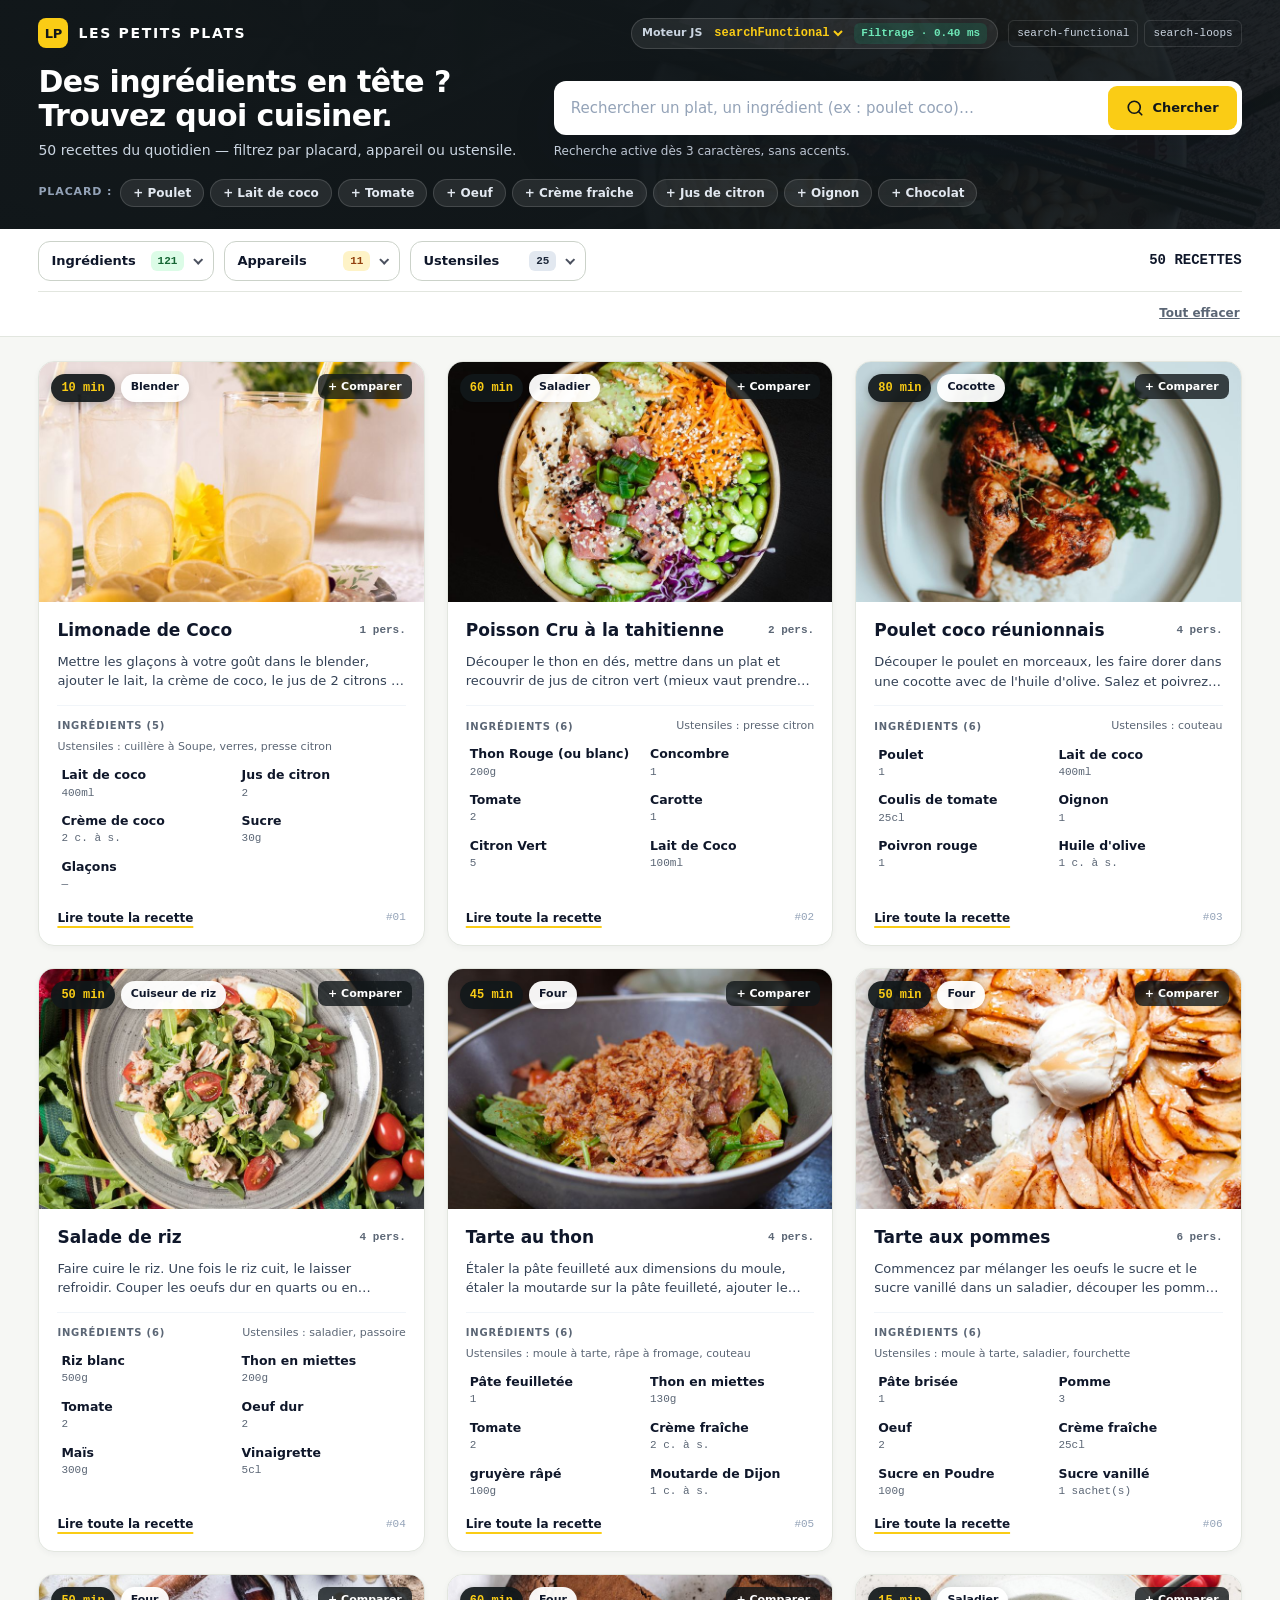
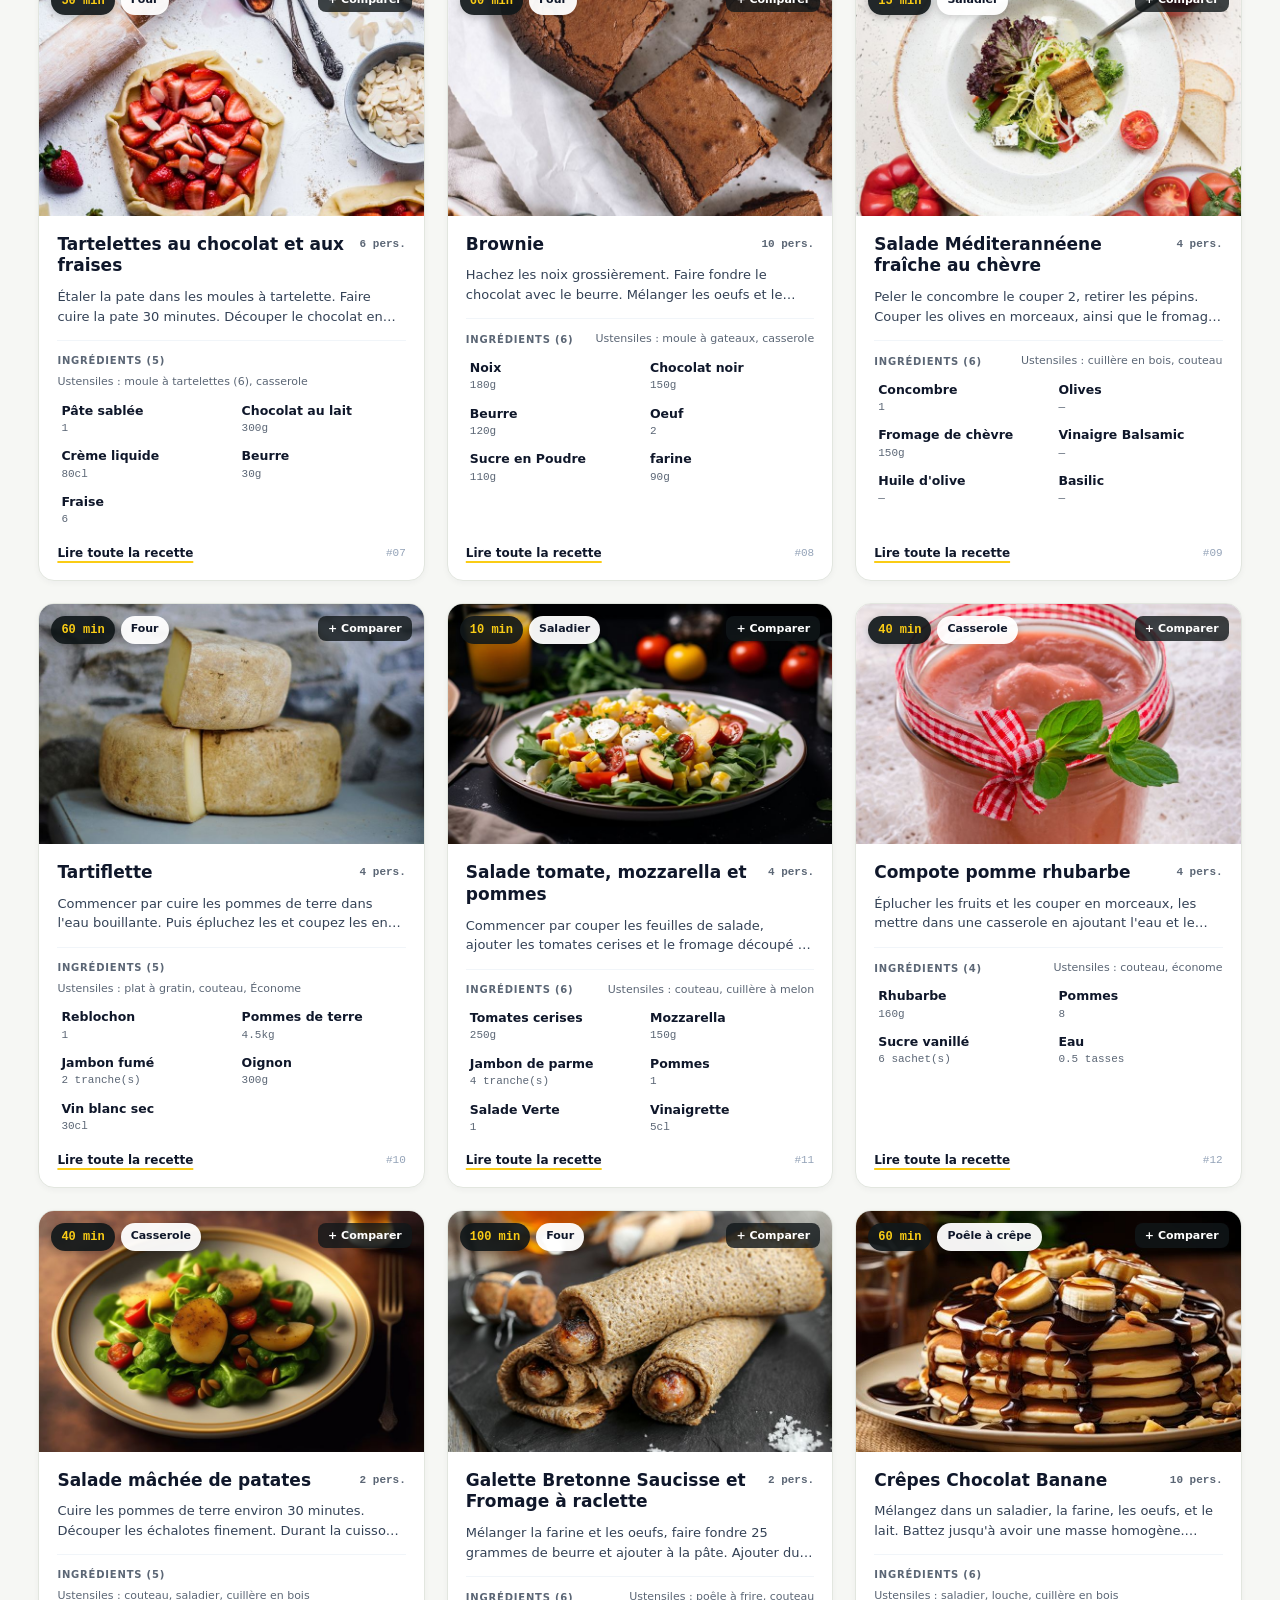
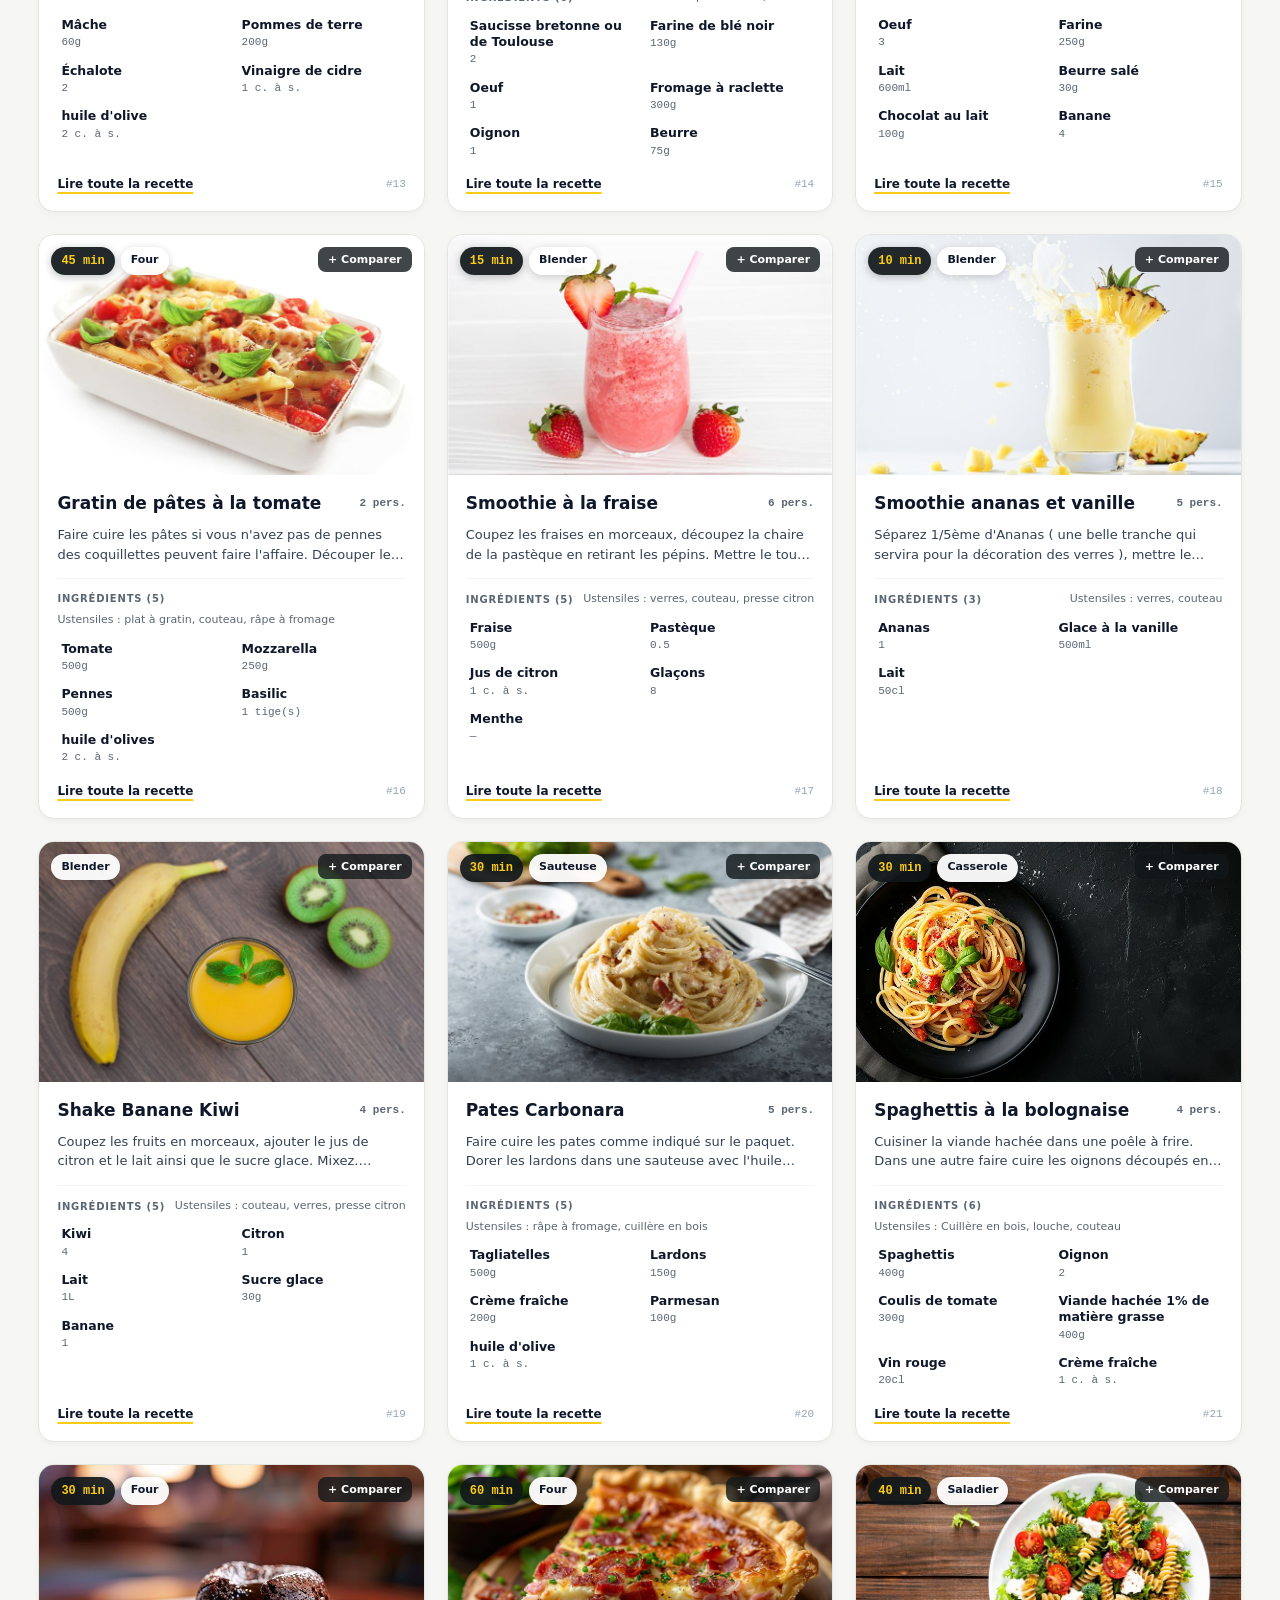
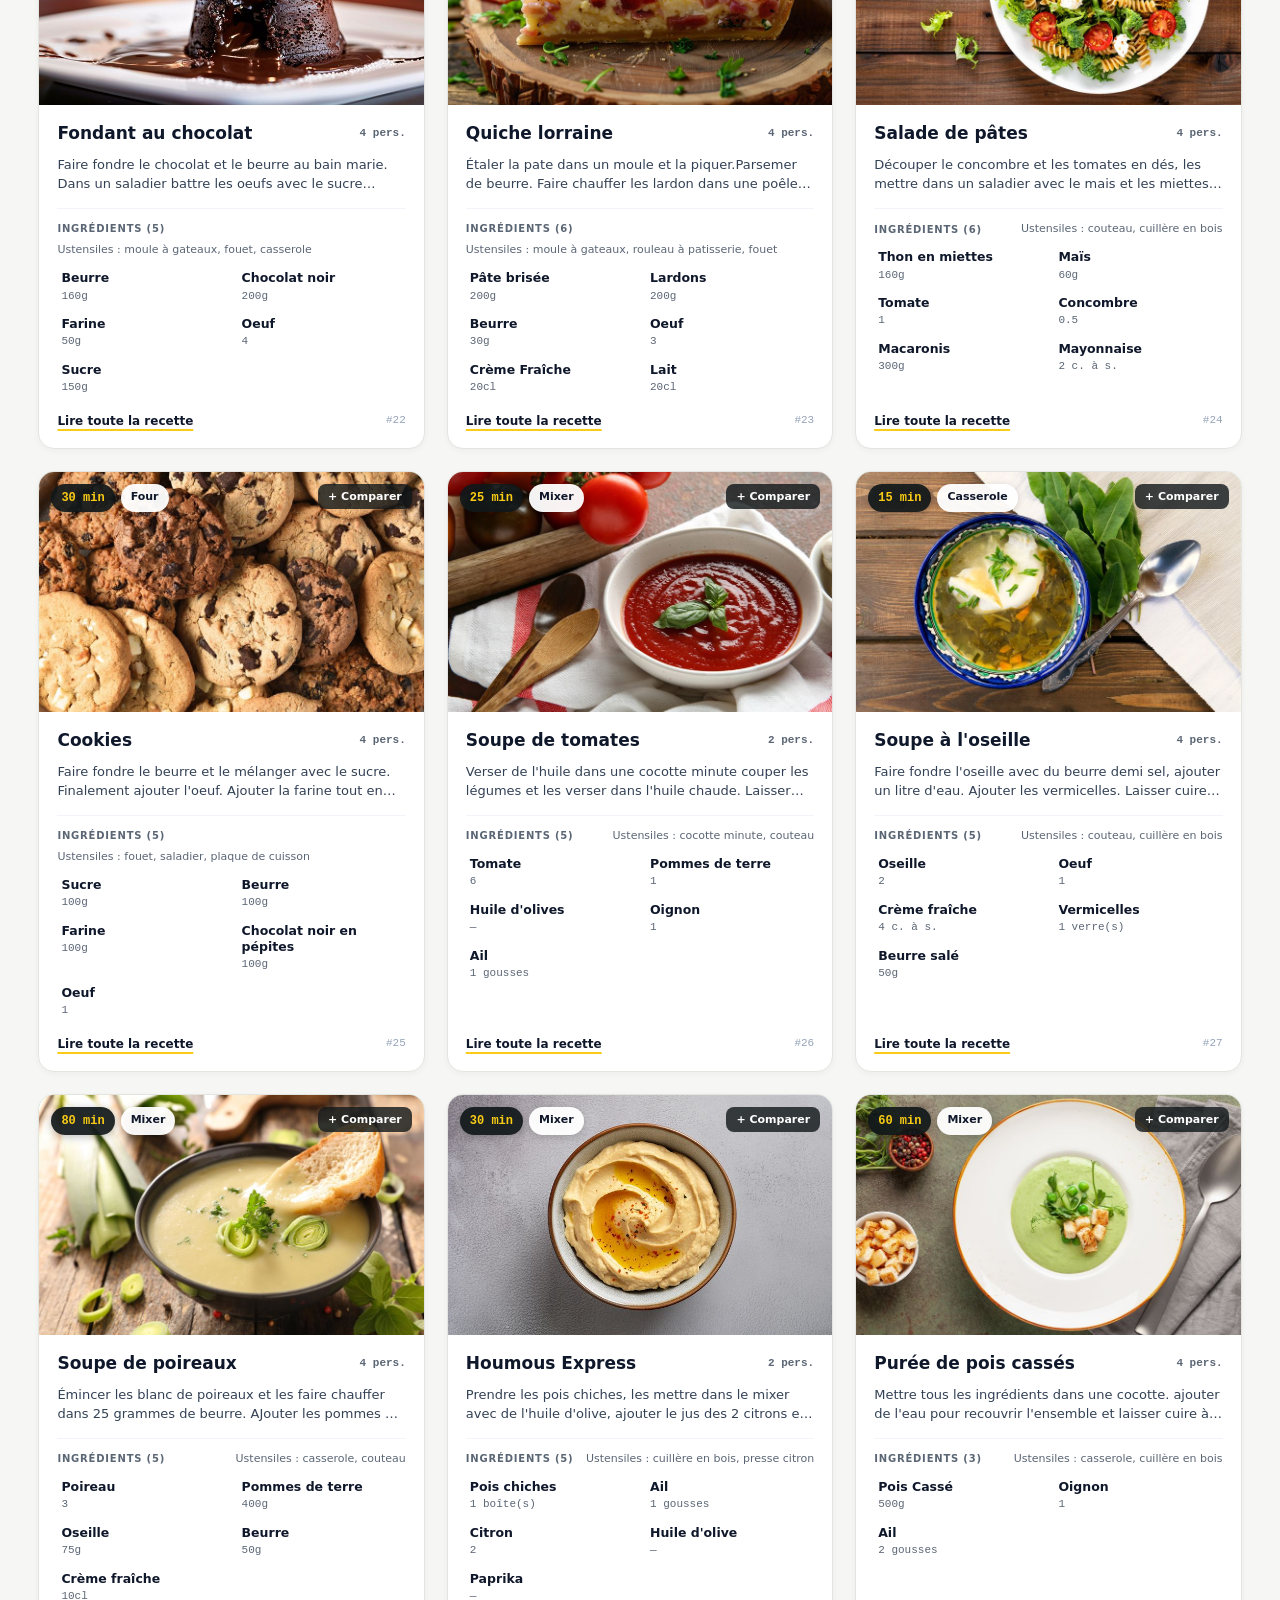
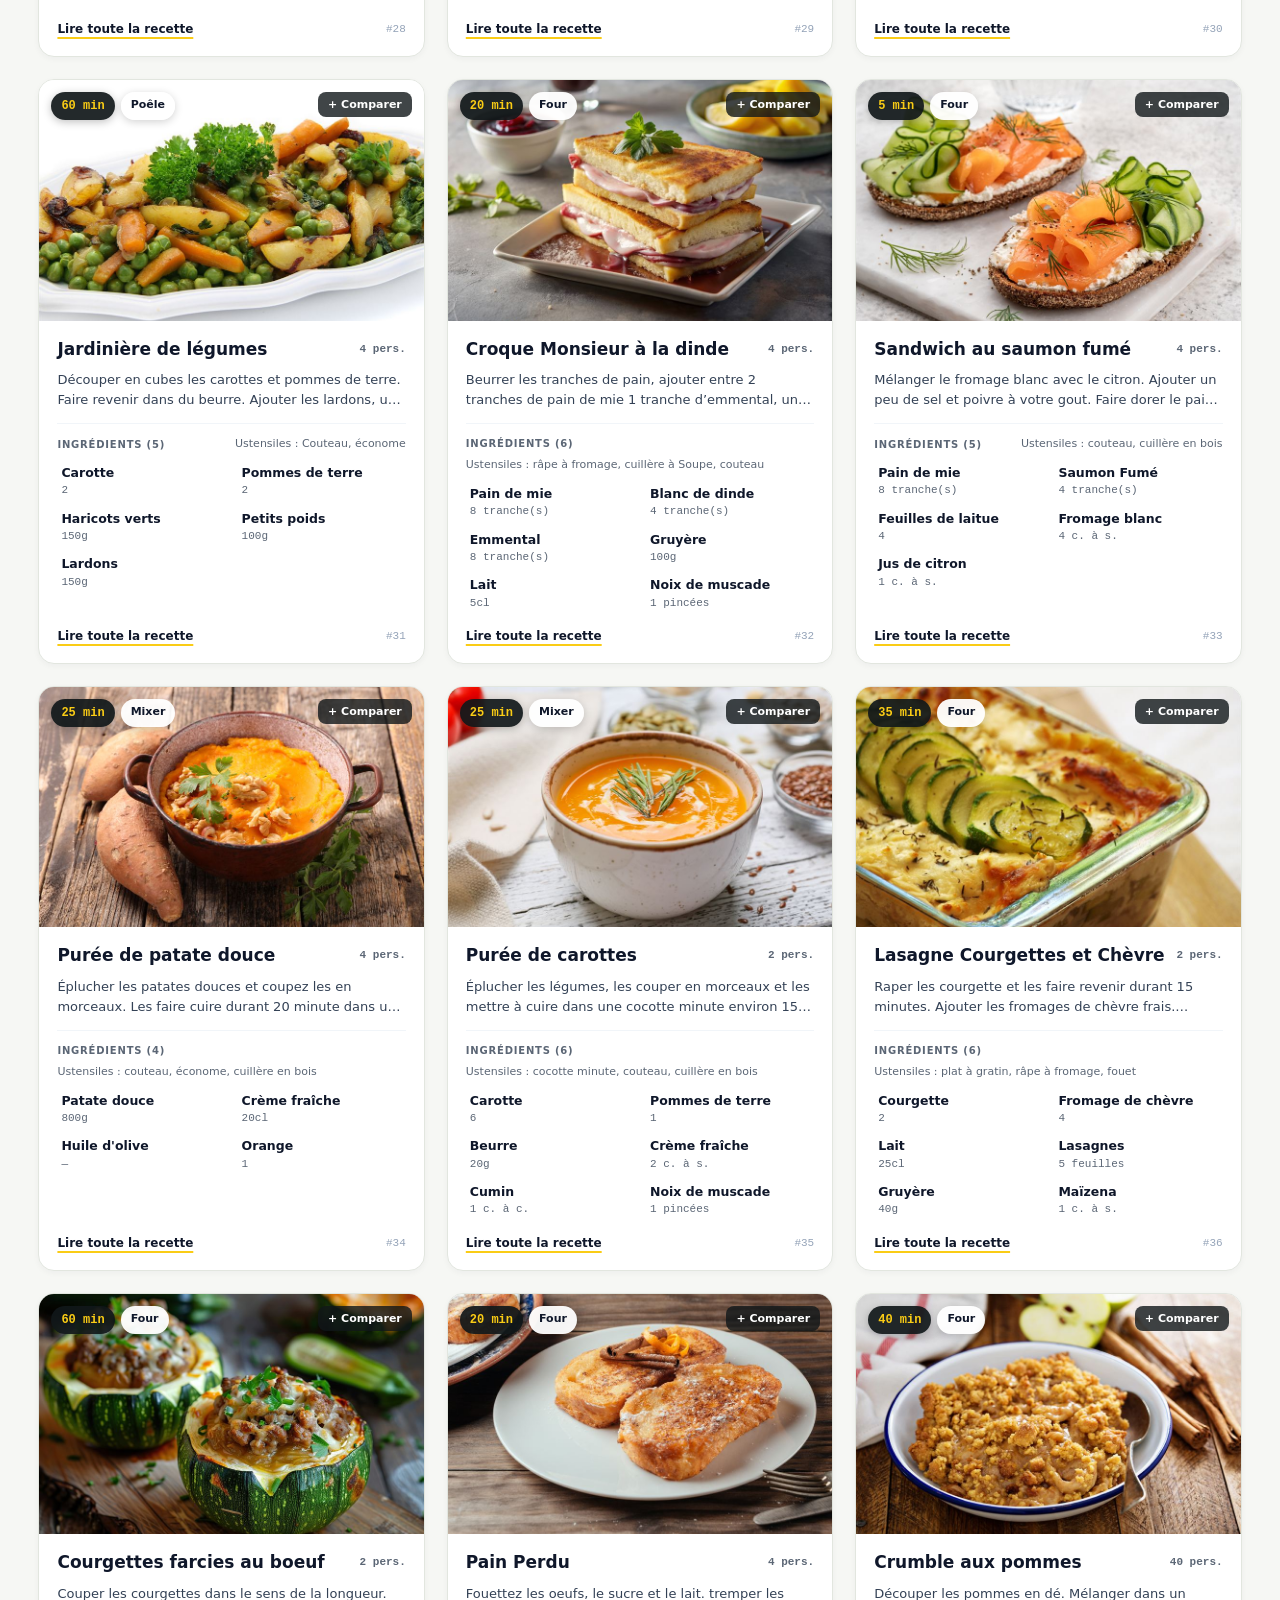
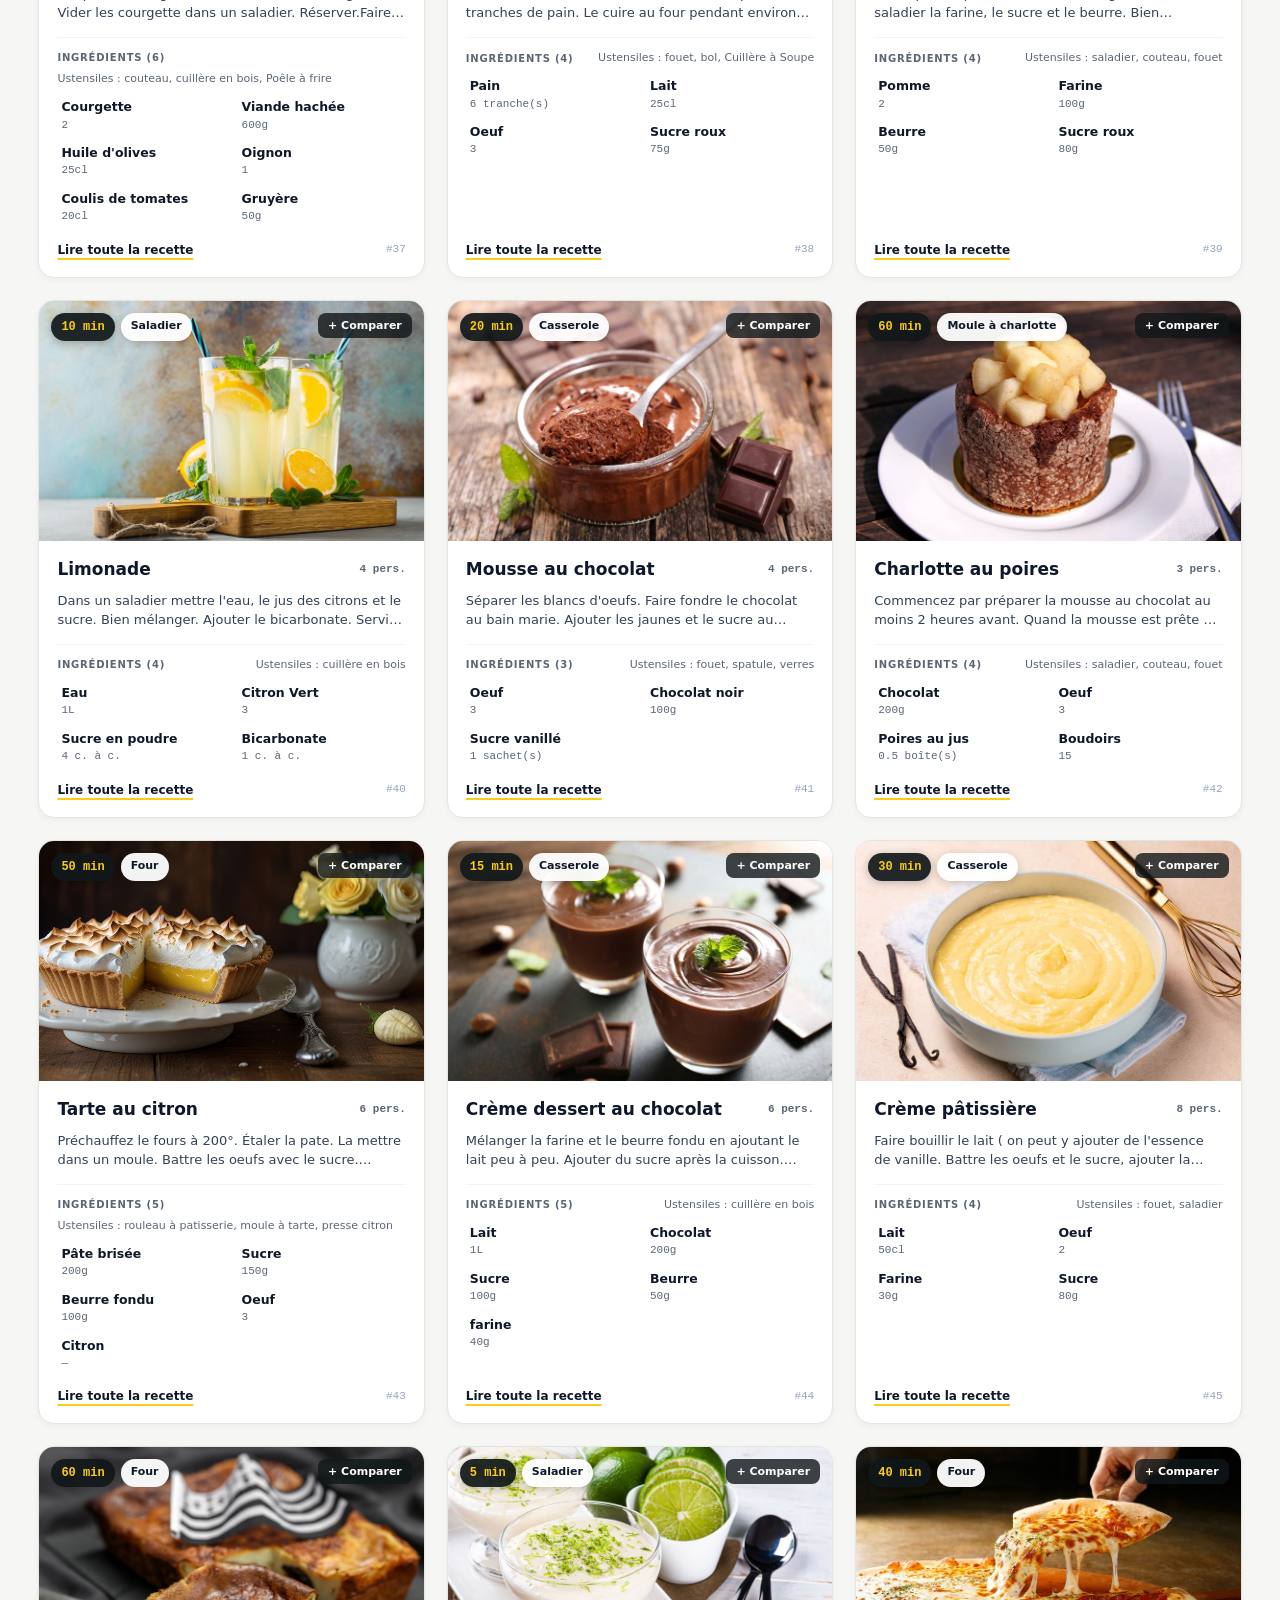
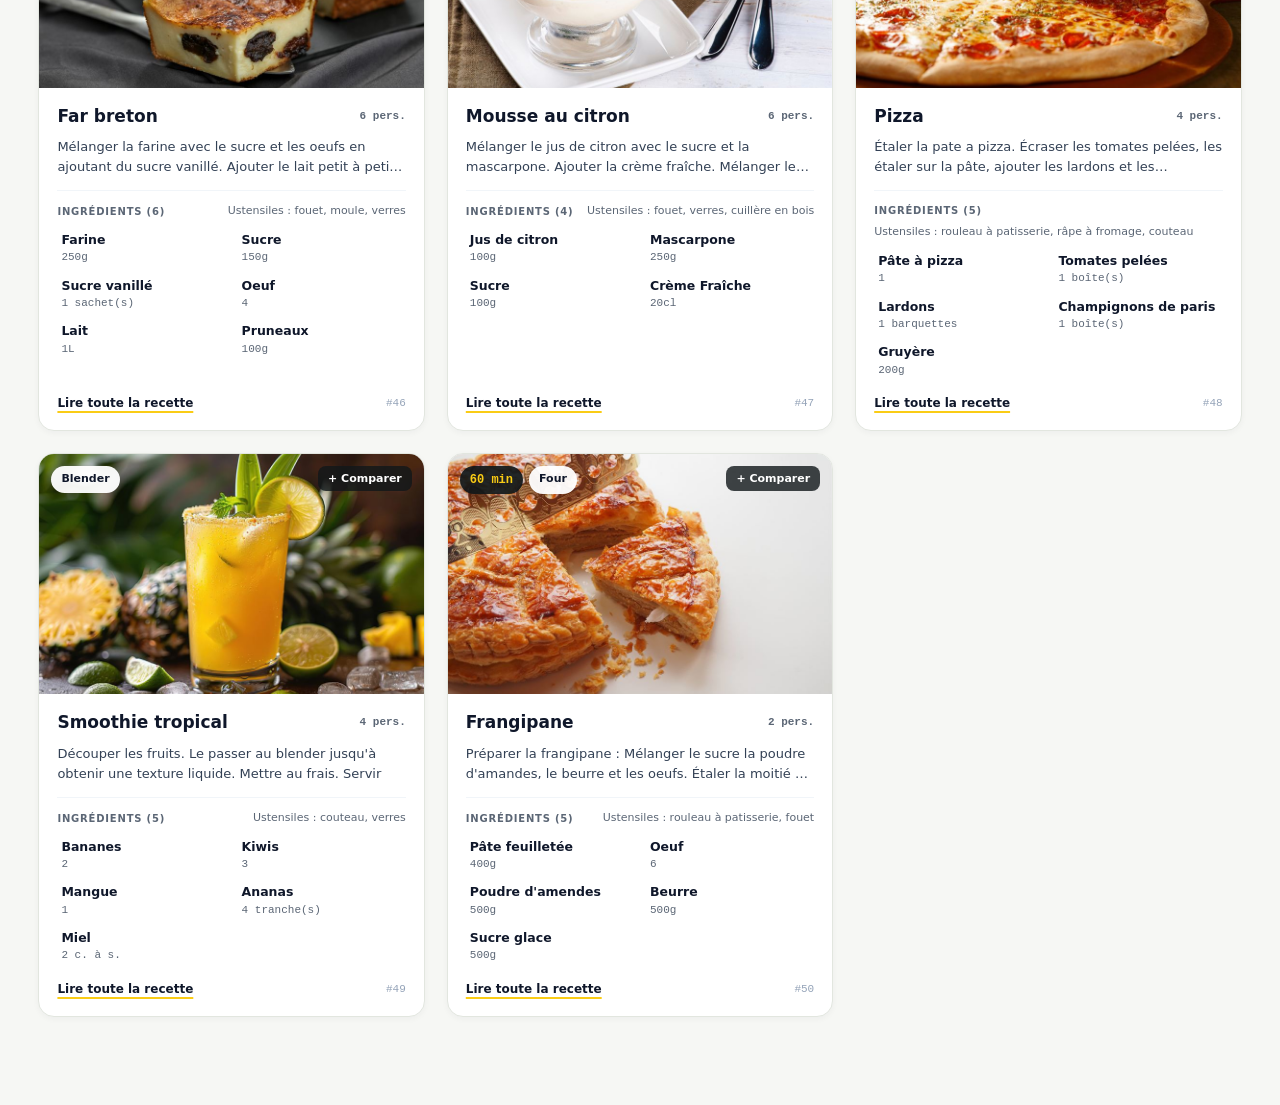
<file: index.html>
<!DOCTYPE html>
<html lang="fr">
  <head>
    <meta charset="utf-8" />
    <meta name="viewport" content="width=device-width, initial-scale=1" />
    <title>Les Petits Plats — Atelier Ardoise &amp; Citron</title>
    <link rel="stylesheet" href="src/styles/main.css" />
  </head>
  <body>
    <header class="hero">
      <img
        class="hero-bg"
        src="public/assets/images/hero.jpg"
        alt=""
        aria-hidden="true"
        width="1600"
        height="900"
        fetchpriority="high"
        decoding="async"
      />
      <div class="hero-scrim" aria-hidden="true"></div>

      <div class="hero-inner container">
        <div class="hero-topbar">
          <a class="logo" href="#" aria-label="Les Petits Plats — Réinitialiser">
            <span class="logo-monogram" aria-hidden="true">LP</span>
            <span class="logo-wordmark">LES PETITS PLATS</span>
          </a>

          <div class="hero-tools">
            <div class="algo-switch">
              <label for="impl" class="algo-label">Moteur JS</label>
              <select id="impl" class="algo-select">
                <option value="functional">searchFunctional</option>
                <option value="loops">searchLoops</option>
              </select>
              <span
                id="search-perf"
                class="perf-badge"
                aria-live="polite"
                title="Calcul de la recherche et des filtres, hors rendu"
              >Filtrage · …</span>
            </div>

            <nav class="branch-links" aria-label="Branches des moteurs de recherche">
              <a
                href="https://github.com/DRGYZ/Les-Petits-Plats/tree/search-functional"
                target="_blank"
                rel="noopener noreferrer"
                class="branch-link"
              >
                search-functional
              </a>
              <a
                href="https://github.com/DRGYZ/Les-Petits-Plats/tree/search-loops"
                target="_blank"
                rel="noopener noreferrer"
                class="branch-link"
              >
                search-loops
              </a>
            </nav>
          </div>
        </div>

        <div class="hero-workbench">
          <div class="hero-copy">
            <h1 class="hero-title">
              Des ingrédients en tête&nbsp;? Trouvez quoi cuisiner.
            </h1>
            <p class="hero-subtitle">
              50 recettes du quotidien — filtrez par placard, appareil ou ustensile.
            </p>
          </div>

          <div class="hero-search-col">
            <form class="hero-search" role="search" onsubmit="return false;">
              <label for="main-search" class="sr-only">Rechercher des recettes</label>
              <div class="search-wrapper">
                <input
                  id="main-search"
                  class="hero-input"
                  type="search"
                  autocomplete="off"
                  placeholder="Rechercher un plat, un ingrédient (ex : poulet coco)…"
                />
                <button
                  class="hero-clear"
                  type="button"
                  aria-label="Effacer la recherche"
                >
                  ×
                </button>
                <button class="hero-btn" type="button" aria-label="Rechercher">
                  <svg
                    xmlns="http://www.w3.org/2000/svg"
                    viewBox="0 0 24 24"
                    width="18"
                    height="18"
                    fill="none"
                    stroke="currentColor"
                    stroke-width="2.2"
                    stroke-linecap="round"
                    stroke-linejoin="round"
                    aria-hidden="true"
                  >
                    <circle cx="11" cy="11" r="8"></circle>
                    <line x1="21" y1="21" x2="16.65" y2="16.65"></line>
                  </svg>
                  <span class="hero-btn-text">Chercher</span>
                </button>
              </div>
            </form>
            <div id="search-status" class="search-status" aria-live="polite">
              Recherche active dès 3 caractères, sans accents.
            </div>
          </div>
        </div>

        <div class="pantry-row" aria-label="Ingrédients rapides du placard">
          <span class="pantry-label">Placard :</span>
          <div id="quick-pantry" class="pantry-chips"></div>
        </div>
      </div>
    </header>

    <section class="controls-bar" aria-label="Filtres et résultats">
      <div class="container">
        <div class="controls">
          <div class="selects">
            <!-- INGREDIENTS -->
            <details class="dropdown" id="dd-ingredients">
              <summary>
                <span class="dd-summary-label">Ingrédients</span>
                <span class="dd-count dd-count--ing" id="count-ingredients">0</span>
                <span class="dd-chevron" aria-hidden="true"></span>
              </summary>
              <div class="dd-panel">
                <div class="dd-panel-head">
                  <span class="dd-title">Ingrédients disponibles</span>
                </div>
                <div class="dd-input">
                  <input
                    class="dd-search"
                    type="text"
                    placeholder="Filtrer (ingrédient)…"
                    aria-label="Filtrer les ingrédients"
                  />
                  <button class="dd-clear" type="button" aria-label="Effacer">
                    ×
                  </button>
                </div>
                <ul class="dd-list" role="listbox" aria-label="Ingrédients"></ul>
              </div>
            </details>

            <!-- APPLIANCES -->
            <details class="dropdown" id="dd-appliances">
              <summary>
                <span class="dd-summary-label">Appareils</span>
                <span class="dd-count dd-count--app" id="count-appliances">0</span>
                <span class="dd-chevron" aria-hidden="true"></span>
              </summary>
              <div class="dd-panel">
                <div class="dd-panel-head">
                  <span class="dd-title">Appareils disponibles</span>
                </div>
                <div class="dd-input">
                  <input
                    class="dd-search"
                    type="text"
                    placeholder="Filtrer (appareil)…"
                    aria-label="Filtrer les appareils"
                  />
                  <button class="dd-clear" type="button" aria-label="Effacer">
                    ×
                  </button>
                </div>
                <ul class="dd-list" role="listbox" aria-label="Appareils"></ul>
              </div>
            </details>

            <!-- USTENSILS -->
            <details class="dropdown" id="dd-ustensils">
              <summary>
                <span class="dd-summary-label">Ustensiles</span>
                <span class="dd-count dd-count--ust" id="count-ustensils">0</span>
                <span class="dd-chevron" aria-hidden="true"></span>
              </summary>
              <div class="dd-panel">
                <div class="dd-panel-head">
                  <span class="dd-title">Ustensiles disponibles</span>
                </div>
                <div class="dd-input">
                  <input
                    class="dd-search"
                    type="text"
                    placeholder="Filtrer (ustensile)…"
                    aria-label="Filtrer les ustensiles"
                  />
                  <button class="dd-clear" type="button" aria-label="Effacer">
                    ×
                  </button>
                </div>
                <ul class="dd-list" role="listbox" aria-label="Ustensiles"></ul>
              </div>
            </details>
          </div>

          <div class="results-toolbar">
            <button
              id="compare-toggle-btn"
              type="button"
              class="compare-toggle-btn"
              hidden
            >
              Comparer (0/3)
            </button>
            <div class="count" id="results-count" aria-live="polite">50 recettes</div>
          </div>
        </div>

        <div id="active-tags-row" class="active-tags-row" hidden>
          <div id="active-tags" class="tags-active"></div>
          <button id="reset-all-btn" type="button" class="reset-all-btn">
            Tout effacer
          </button>
        </div>
      </div>
    </section>

    <main class="slab">
      <div class="container">
        <section
          id="compare-panel"
          class="compare-panel"
          aria-label="Comparateur de recettes"
          hidden
        ></section>

        <div id="cards" class="cards-grid"></div>

        <section
          id="empty"
          class="empty-state"
          aria-live="polite"
          hidden
        ></section>
      </div>
    </main>

    <div id="compare-dock" class="compare-dock" hidden>
      <div class="compare-dock-inner">
        <span id="compare-dock-label" class="compare-dock-label"></span>
        <div class="compare-dock-actions">
          <button id="compare-dock-open" type="button" class="compare-dock-btn">
            Ouvrir le comparatif
          </button>
          <button
            id="compare-dock-clear"
            type="button"
            class="compare-dock-clear"
            aria-label="Vider la comparaison"
          >
            ×
          </button>
        </div>
      </div>
    </div>

    <script src="src/data/recipes.js" defer></script>
    <script src="src/app.js" defer></script>
  </body>
</html>
</file>
<file: src/styles/main.css>
/* =========================
   DIRECTION A: ATELIER ARDOISE & CITRON
========================= */
:root {
  --bg-canvas: #f6f7f4;
  --bg-workbench: #11171a;
  --bg-workbench-2: #1a2328;
  --bg-card: #ffffff;
  --bg-subtle: #f1f4ef;

  --ink: #0f172a;
  --ink-body: #334155;
  --ink-muted: #5b6675;

  --citron: #facc15;
  --citron-hover: #eab308;
  --citron-soft: #fef9c3;
  --citron-ink: #11171a;

  --basil: #15803d;
  --basil-bg: #ecfdf5;
  --basil-border: #bbf7d0;

  --border: #e2e6df;
  --border-strong: #cbd2c9;

  --radius-sm: 8px;
  --radius-md: 12px;
  --radius-lg: 16px;
  --shadow-sm: 0 2px 6px rgba(15, 23, 42, 0.04);
  --shadow-md: 0 10px 26px rgba(15, 23, 42, 0.08);
  --shadow-lg: 0 20px 44px rgba(15, 23, 42, 0.14);

  --font-sans: "Plus Jakarta Sans", "Inter", "Segoe UI", system-ui, -apple-system,
    sans-serif;
  --font-mono: "JetBrains Mono", ui-monospace, "Cascadia Mono", Consolas,
    monospace;
}

*,
*::before,
*::after {
  box-sizing: border-box;
}

html,
body {
  margin: 0;
  padding: 0;
}

body {
  font-family: var(--font-sans);
  color: var(--ink);
  background: var(--bg-canvas);
  line-height: 1.5;
  -webkit-font-smoothing: antialiased;
}

.mono-num {
  font-family: var(--font-mono);
  font-variant-numeric: tabular-nums;
}

.container {
  width: min(1360px, 94vw);
  margin: 0 auto;
}

.sr-only {
  position: absolute !important;
  width: 1px;
  height: 1px;
  padding: 0;
  margin: -1px;
  overflow: hidden;
  clip: rect(0, 0, 0, 0);
  white-space: nowrap;
  border: 0;
}

/* =========================
   COMPACT SLATE WORKBENCH HEADER
========================= */
.hero {
  position: relative;
  overflow: hidden;
  background: var(--bg-workbench);
  color: #ffffff;
  padding: 18px 0 20px;
}

.hero-bg {
  position: absolute;
  inset: 0;
  width: 100%;
  height: 100%;
  object-fit: cover;
  opacity: 0.24;
  pointer-events: none;
}

.hero-scrim {
  position: absolute;
  inset: 0;
  background: linear-gradient(
    95deg,
    rgba(17, 23, 26, 0.98) 0%,
    rgba(17, 23, 26, 0.88) 55%,
    rgba(17, 23, 26, 0.62) 100%
  );
  pointer-events: none;
}

.hero-inner {
  position: relative;
  z-index: 1;
  display: flex;
  flex-direction: column;
  gap: 16px;
}

.hero-topbar {
  display: flex;
  flex-wrap: wrap;
  align-items: center;
  justify-content: space-between;
  gap: 12px;
}

.logo {
  display: inline-flex;
  align-items: center;
  gap: 10px;
  color: #ffffff;
  text-decoration: none;
}

.logo-monogram {
  display: inline-flex;
  align-items: center;
  justify-content: center;
  width: 30px;
  height: 30px;
  border-radius: var(--radius-sm);
  background: var(--citron);
  color: var(--citron-ink);
  font-weight: 900;
  font-size: 13px;
  letter-spacing: -0.02em;
}

.logo-wordmark {
  font-weight: 800;
  font-size: 14px;
  letter-spacing: 0.12em;
  text-transform: uppercase;
}

.hero-tools {
  display: flex;
  flex-wrap: wrap;
  align-items: center;
  gap: 10px;
}

.algo-switch {
  display: inline-flex;
  align-items: center;
  gap: 8px;
  padding: 4px 10px;
  border-radius: 999px;
  background: rgba(255, 255, 255, 0.08);
  border: 1px solid rgba(255, 255, 255, 0.14);
}

.algo-label {
  font-size: 11px;
  font-weight: 600;
  color: #cbd5e1;
}

.algo-select {
  background: transparent;
  border: 0;
  color: var(--citron);
  font-family: var(--font-mono);
  font-size: 12px;
  font-weight: 700;
  cursor: pointer;
}

.algo-select option {
  background: var(--bg-workbench);
  color: #ffffff;
}

.perf-badge {
  font-family: var(--font-mono);
  font-variant-numeric: tabular-nums;
  font-size: 11px;
  font-weight: 700;
  padding: 2px 7px;
  border-radius: 6px;
  background: rgba(16, 185, 129, 0.16);
  color: #6ee7b7;
}

.branch-links {
  display: inline-flex;
  align-items: center;
  gap: 6px;
}

.branch-link {
  font-family: var(--font-mono);
  font-size: 11px;
  color: #cbd5e1;
  text-decoration: none;
  padding: 4px 8px;
  border-radius: 6px;
  border: 1px solid rgba(255, 255, 255, 0.12);
  transition: background 0.15s ease, color 0.15s ease;
}

.branch-link:hover {
  background: rgba(255, 255, 255, 0.12);
  color: #ffffff;
}

.hero-workbench {
  display: grid;
  grid-template-columns: minmax(0, 5fr) minmax(0, 7fr);
  align-items: end;
  gap: 24px;
}

.hero-title {
  margin: 0;
  font-size: clamp(22px, 2.4vw, 30px);
  font-weight: 800;
  line-height: 1.15;
  letter-spacing: -0.02em;
  color: #ffffff;
}

.hero-subtitle {
  margin: 6px 0 0;
  font-size: 14px;
  color: #cbd5e1;
}

.hero-search-col {
  display: flex;
  flex-direction: column;
  gap: 6px;
}

.hero-search {
  width: 100%;
}

.search-wrapper {
  position: relative;
  display: flex;
  align-items: center;
  background: #ffffff;
  border-radius: var(--radius-md);
  padding: 5px;
  box-shadow: var(--shadow-lg);
}

.hero-input {
  flex: 1;
  min-width: 0;
  border: 0;
  background: transparent;
  padding: 10px 12px;
  font-family: var(--font-sans);
  font-size: 15px;
  font-weight: 500;
  color: var(--ink);
  outline: none;
}

.hero-input::placeholder {
  color: #94a3b8;
}

.hero-input::-webkit-search-cancel-button,
.hero-input::-webkit-search-decoration,
.hero-input::-webkit-search-results-button,
.hero-input::-webkit-search-results-decoration {
  -webkit-appearance: none;
  appearance: none;
  display: none;
}

.hero-clear {
  display: none;
  align-items: center;
  justify-content: center;
  width: 34px;
  height: 34px;
  margin-right: 4px;
  border: 0;
  border-radius: var(--radius-sm);
  background: transparent;
  color: #64748b;
  font-size: 20px;
  line-height: 1;
  cursor: pointer;
}

.hero-clear.show {
  display: inline-flex;
}

.hero-clear:hover {
  background: #f1f5f9;
  color: var(--ink);
}

.hero-btn {
  display: inline-flex;
  align-items: center;
  justify-content: center;
  gap: 8px;
  height: 44px;
  padding: 0 18px;
  border: 0;
  border-radius: 9px;
  background: var(--citron);
  color: var(--citron-ink);
  font-family: var(--font-sans);
  font-size: 13px;
  font-weight: 800;
  cursor: pointer;
  flex-shrink: 0;
  transition: background 0.15s ease;
}

.hero-btn:hover {
  background: var(--citron-hover);
}

.search-status {
  display: flex;
  flex-wrap: wrap;
  align-items: center;
  justify-content: space-between;
  gap: 8px;
  min-height: 20px;
  font-size: 12px;
  color: #cbd5e1;
}

.search-status--warn {
  color: var(--citron);
  font-weight: 600;
}

.broaden-btn {
  border: 0;
  background: transparent;
  padding: 0;
  color: var(--citron);
  font-family: var(--font-sans);
  font-size: 12px;
  font-weight: 700;
  text-decoration: underline;
  cursor: pointer;
}

.broaden-btn:hover {
  color: #fef08a;
}

/* Quick Pantry Strip */
.pantry-row {
  display: flex;
  align-items: center;
  gap: 8px;
}

.pantry-label {
  flex-shrink: 0;
  font-size: 11px;
  font-weight: 700;
  letter-spacing: 0.08em;
  text-transform: uppercase;
  color: #94a3b8;
}

.pantry-chips {
  display: flex;
  flex: 1;
  min-width: 0;
  align-items: center;
  gap: 6px;
  overflow-x: auto;
  scrollbar-width: none;
  padding: 2px 0;
}

.pantry-chips::-webkit-scrollbar {
  display: none;
}

.pantry-pill {
  flex-shrink: 0;
  border: 1px solid rgba(255, 255, 255, 0.14);
  background: rgba(255, 255, 255, 0.09);
  color: #e2e8f0;
  border-radius: 999px;
  padding: 6px 12px;
  font-family: var(--font-sans);
  font-size: 12px;
  font-weight: 600;
  cursor: pointer;
  transition: background 0.15s ease, color 0.15s ease, border-color 0.15s ease;
}

.pantry-pill:hover {
  background: rgba(255, 255, 255, 0.18);
  color: #ffffff;
}

.pantry-pill.is-active {
  background: var(--citron);
  border-color: var(--citron);
  color: var(--citron-ink);
  font-weight: 700;
}

/* =========================
   CONTROLS BAR + DROPDOWNS
========================= */
.controls-bar {
  position: sticky;
  top: 0;
  z-index: 30;
  background: rgba(255, 255, 255, 0.96);
  backdrop-filter: blur(8px);
  border-bottom: 1px solid var(--border);
  padding: 12px 0;
}

.controls {
  display: flex;
  flex-wrap: wrap;
  align-items: center;
  justify-content: space-between;
  gap: 12px;
}

.selects {
  position: relative;
  display: flex;
  flex-wrap: wrap;
  align-items: center;
  gap: 10px;
}

.dropdown {
  position: relative;
}

.dropdown summary {
  display: flex;
  align-items: center;
  gap: 10px;
  min-width: 176px;
  padding: 9px 12px;
  border-radius: var(--radius-md);
  border: 1px solid var(--border-strong);
  background: #ffffff;
  color: var(--ink);
  font-size: 13px;
  font-weight: 700;
  list-style: none;
  cursor: pointer;
  user-select: none;
  transition: border-color 0.15s ease, background 0.15s ease;
}

.dd-summary-label {
  min-width: 0;
  overflow: hidden;
  text-overflow: ellipsis;
  white-space: nowrap;
}

.dropdown summary::-webkit-details-marker {
  display: none;
}

.dropdown[open] summary {
  background: var(--bg-workbench);
  border-color: var(--bg-workbench);
  color: #ffffff;
}

.dd-count {
  margin-left: auto;
  font-family: var(--font-mono);
  font-variant-numeric: tabular-nums;
  font-size: 11px;
  font-weight: 700;
  padding: 2px 7px;
  border-radius: 6px;
}

.dd-count--ing {
  background: #dcfce7;
  color: #166534;
}

.dd-count--app {
  background: #fef3c7;
  color: #92400e;
}

.dd-count--ust {
  background: #e2e8f0;
  color: #1e293b;
}

.dropdown[open] .dd-count {
  background: var(--citron);
  color: var(--citron-ink);
}

.dd-chevron {
  width: 7px;
  height: 7px;
  border-right: 2px solid currentColor;
  border-bottom: 2px solid currentColor;
  transform: rotate(45deg) translateY(-1px);
  opacity: 0.75;
  transition: transform 0.15s ease;
}

.dropdown[open] .dd-chevron {
  transform: rotate(-135deg) translateY(-1px);
}

.dropdown .dd-panel {
  position: absolute;
  top: calc(100% + 8px);
  left: 0;
  z-index: 40;
  width: 288px;
  padding: 12px;
  border-radius: var(--radius-md);
  border: 1px solid var(--border-strong);
  background: #ffffff;
  box-shadow: var(--shadow-lg);
}

.dd-panel-head {
  display: flex;
  align-items: center;
  justify-content: space-between;
  margin-bottom: 8px;
}

.dd-title {
  font-size: 11px;
  font-weight: 800;
  letter-spacing: 0.08em;
  text-transform: uppercase;
  color: var(--ink-muted);
}

.dd-input {
  position: relative;
}

.dd-search {
  width: 100%;
  height: 36px;
  border: 1px solid var(--border-strong);
  border-radius: var(--radius-sm);
  padding: 0 34px 0 10px;
  font-family: var(--font-sans);
  font-size: 13px;
  background: var(--bg-canvas);
  color: var(--ink);
}

.dd-search:focus {
  outline: none;
  border-color: var(--bg-workbench);
  background: #ffffff;
}

.dd-clear {
  position: absolute;
  right: 4px;
  top: 50%;
  transform: translateY(-50%);
  width: 26px;
  height: 26px;
  border: 0;
  border-radius: 6px;
  background: transparent;
  color: #64748b;
  font-size: 16px;
  cursor: pointer;
}

.dd-clear:hover {
  background: #e2e8f0;
  color: var(--ink);
}

.dd-list {
  list-style: none;
  margin: 8px 0 0;
  padding: 0;
  max-height: 240px;
  overflow-y: auto;
}

.dd-list li {
  display: flex;
  align-items: center;
  justify-content: space-between;
  gap: 8px;
  padding: 8px 10px;
  border-radius: var(--radius-sm);
  font-size: 13px;
  font-weight: 500;
  color: var(--ink);
  cursor: pointer;
}

.dd-list li:hover,
.dd-list li:focus {
  background: var(--citron-soft);
  outline: none;
}

.dd-item-count {
  font-family: var(--font-mono);
  font-variant-numeric: tabular-nums;
  font-size: 11px;
  color: var(--ink-muted);
}

.dd-empty {
  padding: 10px;
  font-size: 12px;
  color: var(--ink-muted);
  cursor: default !important;
}

.results-toolbar {
  display: flex;
  align-items: center;
  gap: 12px;
}

.compare-toggle-btn {
  border: 0;
  border-radius: var(--radius-md);
  background: var(--bg-workbench);
  color: var(--citron);
  padding: 8px 14px;
  font-family: var(--font-sans);
  font-size: 12px;
  font-weight: 800;
  cursor: pointer;
}

.compare-toggle-btn:hover {
  background: var(--bg-workbench-2);
}

.count {
  font-family: var(--font-mono);
  font-variant-numeric: tabular-nums;
  font-size: 14px;
  font-weight: 800;
  color: var(--ink);
  text-transform: uppercase;
}

/* Active Tags Row */
.active-tags-row {
  display: flex;
  flex-wrap: wrap;
  align-items: center;
  justify-content: space-between;
  gap: 10px;
  margin-top: 10px;
  padding-top: 10px;
  border-top: 1px solid var(--border);
}

.tags-active {
  display: flex;
  flex-wrap: wrap;
  align-items: center;
  gap: 8px;
}

.tag-chip {
  display: inline-flex;
  align-items: center;
  gap: 8px;
  padding: 5px 10px;
  border-radius: var(--radius-sm);
  background: var(--citron);
  color: var(--citron-ink);
  font-size: 12px;
  font-weight: 700;
}

.tag-chip--query {
  background: var(--bg-workbench);
  color: #ffffff;
}

.tag-kind {
  font-size: 10px;
  font-weight: 700;
  text-transform: uppercase;
  letter-spacing: 0.04em;
  opacity: 0.72;
}

.tag-chip button {
  border: 0;
  background: transparent;
  color: inherit;
  font-size: 15px;
  font-weight: 800;
  line-height: 1;
  padding: 2px 4px;
  border-radius: 4px;
  cursor: pointer;
}

.tag-chip button:hover {
  background: rgba(0, 0, 0, 0.12);
}

.tag-chip--query button {
  color: var(--citron);
}

.reset-all-btn {
  border: 0;
  background: transparent;
  padding: 4px 2px;
  font-family: var(--font-sans);
  font-size: 12px;
  font-weight: 700;
  color: var(--ink-muted);
  text-decoration: underline;
  cursor: pointer;
}

.reset-all-btn:hover {
  color: var(--ink);
}

/* =========================
   MAIN SLAB & COMPARISON PANEL
========================= */
.slab {
  padding: 24px 0 88px;
}

.compare-panel {
  margin-bottom: 24px;
  padding: 20px;
  border-radius: var(--radius-lg);
  border: 1px solid var(--border-strong);
  background: #ffffff;
  box-shadow: var(--shadow-md);
}

.compare-panel-header {
  display: flex;
  flex-wrap: wrap;
  align-items: center;
  justify-content: space-between;
  gap: 12px;
  margin-bottom: 16px;
}

.compare-pill {
  display: inline-block;
  padding: 3px 8px;
  border-radius: 6px;
  background: var(--citron);
  color: var(--citron-ink);
  font-family: var(--font-mono);
  font-size: 11px;
  font-weight: 800;
  text-transform: uppercase;
}

.compare-heading {
  margin: 4px 0 0;
  font-size: 18px;
  font-weight: 800;
  color: var(--ink);
}

.compare-close-btn {
  border: 1px solid var(--border-strong);
  background: #ffffff;
  color: var(--ink);
  border-radius: var(--radius-sm);
  padding: 7px 12px;
  font-family: var(--font-sans);
  font-size: 12px;
  font-weight: 700;
  cursor: pointer;
}

.compare-close-btn:hover {
  background: var(--bg-subtle);
}

.compare-grid {
  display: grid;
  grid-template-columns: repeat(3, minmax(0, 1fr));
  gap: 16px;
}

.compare-col {
  display: flex;
  flex-direction: column;
  justify-content: space-between;
  border: 1px solid var(--border);
  border-radius: var(--radius-md);
  padding: 14px;
  background: var(--bg-canvas);
}

.compare-col-head {
  display: flex;
  align-items: center;
  gap: 10px;
  margin-bottom: 10px;
}

.compare-thumb {
  width: 64px;
  height: 56px;
  border-radius: var(--radius-sm);
  object-fit: cover;
  flex-shrink: 0;
  background: #e2e8f0;
}

.compare-col-title {
  margin: 0;
  font-size: 15px;
  font-weight: 800;
  line-height: 1.25;
}

.compare-specs {
  display: flex;
  flex-wrap: wrap;
  gap: 6px;
  margin-top: 6px;
}

.compare-time {
  font-family: var(--font-mono);
  font-size: 11px;
  font-weight: 700;
  padding: 2px 7px;
  border-radius: 6px;
  background: var(--bg-workbench);
  color: var(--citron);
}

.compare-servings {
  font-family: var(--font-mono);
  font-size: 11px;
  font-weight: 700;
  padding: 2px 7px;
  border-radius: 6px;
  background: #e2e8f0;
  color: var(--ink);
}

.compare-equip {
  display: grid;
  grid-template-columns: repeat(2, minmax(0, 1fr));
  gap: 8px;
  padding: 8px 10px;
  border-radius: var(--radius-sm);
  background: #ffffff;
  border: 1px solid var(--border);
  margin-bottom: 10px;
  font-size: 12px;
}

.compare-equip-label {
  display: block;
  font-size: 10px;
  font-weight: 700;
  text-transform: uppercase;
  color: var(--ink-muted);
}

.compare-equip-val {
  font-weight: 700;
  color: var(--ink);
}

.compare-ings {
  list-style: none;
  margin: 0;
  padding: 0;
  display: flex;
  flex-direction: column;
  gap: 4px;
  font-size: 12px;
}

.compare-ings li {
  display: flex;
  justify-content: space-between;
  gap: 8px;
}

.compare-ings li.is-hit {
  color: var(--basil);
  font-weight: 700;
}

.compare-col-foot {
  display: flex;
  align-items: center;
  justify-content: space-between;
  gap: 8px;
  margin-top: 12px;
  padding-top: 10px;
  border-top: 1px solid var(--border);
}

.compare-remove-btn {
  border: 0;
  background: transparent;
  font-family: var(--font-sans);
  font-size: 12px;
  font-weight: 600;
  color: var(--ink-muted);
  cursor: pointer;
}

.compare-remove-btn:hover {
  color: #dc2626;
}

/* =========================
   RECIPE CARDS GRID
========================= */
.cards-grid {
  display: grid;
  grid-template-columns: repeat(3, minmax(0, 1fr));
  gap: 22px;
}

.card {
  display: flex;
  flex-direction: column;
  height: 100%;
  background: var(--bg-card);
  border: 1px solid var(--border);
  border-radius: var(--radius-lg);
  overflow: hidden;
  box-shadow: var(--shadow-sm);
  transition: box-shadow 0.18s ease, transform 0.18s ease;
}

.card:hover {
  box-shadow: var(--shadow-md);
}

.card.is-compared {
  border-color: var(--citron-hover);
  box-shadow: 0 0 0 2px rgba(250, 204, 21, 0.5), var(--shadow-md);
}

.card-media {
  position: relative;
  aspect-ratio: 16 / 10;
  background: #e2e8f0;
  overflow: hidden;
}

.card-media img {
  display: block;
  width: 100%;
  height: 100%;
  object-fit: cover;
}

.card-media-badges {
  position: absolute;
  top: 12px;
  left: 12px;
  display: flex;
  flex-wrap: wrap;
  gap: 6px;
}

.time-badge {
  font-family: var(--font-mono);
  font-variant-numeric: tabular-nums;
  font-size: 12px;
  font-weight: 800;
  padding: 5px 10px;
  border-radius: 999px;
  background: rgba(17, 23, 26, 0.92);
  color: var(--citron);
  box-shadow: 0 2px 8px rgba(0, 0, 0, 0.25);
}

.appliance-badge {
  font-size: 11px;
  font-weight: 700;
  padding: 5px 10px;
  border-radius: 999px;
  background: rgba(255, 255, 255, 0.95);
  color: var(--ink);
  box-shadow: 0 2px 8px rgba(0, 0, 0, 0.18);
}

.card-compare-btn {
  position: absolute;
  top: 12px;
  right: 12px;
  border: 0;
  border-radius: var(--radius-sm);
  padding: 6px 10px;
  font-family: var(--font-sans);
  font-size: 11px;
  font-weight: 800;
  background: rgba(17, 23, 26, 0.8);
  color: #ffffff;
  cursor: pointer;
  transition: background 0.15s ease, color 0.15s ease;
}

.card-compare-btn:hover {
  background: var(--bg-workbench);
}

.card-compare-btn.is-active {
  background: var(--citron);
  color: var(--citron-ink);
}

.card-body {
  display: flex;
  flex: 1;
  flex-direction: column;
  padding: 18px;
}

.card-head {
  display: flex;
  align-items: flex-start;
  justify-content: space-between;
  gap: 10px;
}

.card-title {
  margin: 0;
  font-size: 17px;
  font-weight: 800;
  line-height: 1.28;
  color: var(--ink);
}

.card-servings {
  flex-shrink: 0;
  font-family: var(--font-mono);
  font-variant-numeric: tabular-nums;
  font-size: 11px;
  font-weight: 700;
  color: var(--ink-muted);
  padding-top: 2px;
}

.match-badge {
  display: inline-flex;
  align-items: center;
  gap: 4px;
  width: fit-content;
  margin-top: 8px;
  padding: 3px 8px;
  border-radius: 6px;
  background: var(--basil-bg);
  border: 1px solid var(--basil-border);
  color: var(--basil);
  font-size: 11px;
  font-weight: 700;
}

.card-description {
  margin: 10px 0 0;
  font-size: 13px;
  line-height: 1.5;
  color: var(--ink-body);
  display: -webkit-box;
  -webkit-line-clamp: 2;
  -webkit-box-orient: vertical;
  overflow: hidden;
}

.card-description.is-expanded {
  display: block;
  -webkit-line-clamp: unset;
}

.card-section {
  margin-top: 14px;
  padding-top: 12px;
  border-top: 1px solid #f1f5f9;
}

.card-meta-row {
  display: flex;
  flex-wrap: wrap;
  align-items: center;
  justify-content: space-between;
  gap: 6px;
  margin-bottom: 10px;
}

.card-label {
  margin: 0;
  font-size: 10px;
  font-weight: 800;
  letter-spacing: 0.08em;
  text-transform: uppercase;
  color: var(--ink-muted);
}

.card-ustensils {
  font-size: 11px;
  color: var(--ink-muted);
}

.ingredients-grid {
  display: grid;
  grid-template-columns: repeat(2, minmax(0, 1fr));
  gap: 8px 12px;
}

.ingredient-item {
  min-width: 0;
  padding: 2px 4px;
  border-radius: 6px;
}

.ingredient-item.is-hit {
  background: var(--basil-bg);
}

.ingredient-name {
  font-size: 12.5px;
  font-weight: 700;
  line-height: 1.3;
  color: var(--ink);
}

.ingredient-item.is-hit .ingredient-name {
  color: var(--basil);
}

.ingredient-qty {
  font-family: var(--font-mono);
  font-variant-numeric: tabular-nums;
  font-size: 11px;
  color: var(--ink-muted);
  margin-top: 1px;
}

.card-footer {
  margin-top: auto;
  padding-top: 14px;
  display: flex;
  align-items: center;
  justify-content: space-between;
  gap: 10px;
}

.card-expand-btn {
  border: 0;
  background: transparent;
  padding: 2px 0;
  font-family: var(--font-sans);
  font-size: 12px;
  font-weight: 800;
  color: var(--ink);
  text-decoration: underline;
  text-decoration-color: var(--citron);
  text-decoration-thickness: 2px;
  text-underline-offset: 4px;
  cursor: pointer;
}

.card-id {
  font-family: var(--font-mono);
  font-size: 11px;
  color: #94a3b8;
}

/* =========================
   EMPTY STATE & RECOVERY
========================= */
.empty-state {
  max-width: 580px;
  margin: 24px auto 0;
  padding: 32px 24px;
  border-radius: var(--radius-lg);
  border: 1px solid var(--border-strong);
  background: #ffffff;
  text-align: center;
  box-shadow: var(--shadow-sm);
}

.empty-badge {
  display: inline-flex;
  align-items: center;
  justify-content: center;
  width: 44px;
  height: 44px;
  border-radius: 999px;
  background: var(--citron-soft);
  color: var(--citron-ink);
  font-family: var(--font-mono);
  font-size: 18px;
  font-weight: 800;
  margin-bottom: 12px;
}

.empty-title {
  margin: 0;
  font-size: 19px;
  font-weight: 800;
  color: var(--ink);
}

.empty-desc {
  margin: 8px 0 0;
  font-size: 14px;
  color: var(--ink-muted);
}

.empty-actions {
  margin-top: 18px;
  display: flex;
  flex-wrap: wrap;
  justify-content: center;
  gap: 8px;
}

.recovery-btn {
  border: 1px solid var(--border-strong);
  background: var(--bg-canvas);
  color: var(--ink);
  border-radius: 999px;
  padding: 8px 16px;
  font-family: var(--font-sans);
  font-size: 13px;
  font-weight: 700;
  cursor: pointer;
  transition: background 0.15s ease;
}

.recovery-btn:hover {
  background: #e2e8f0;
}

.recovery-btn--primary {
  background: var(--citron);
  border-color: var(--citron);
  color: var(--citron-ink);
}

.recovery-btn--primary:hover {
  background: var(--citron-hover);
}

/* =========================
   STICKY BOTTOM COMPARISON DOCK
========================= */
.compare-dock {
  position: fixed;
  left: 50%;
  bottom: 16px;
  transform: translateX(-50%);
  z-index: 45;
  width: min(440px, 92vw);
}

.compare-dock-inner {
  display: flex;
  align-items: center;
  justify-content: space-between;
  gap: 12px;
  padding: 10px 14px;
  border-radius: var(--radius-lg);
  background: var(--bg-workbench);
  color: #ffffff;
  box-shadow: var(--shadow-lg);
  border: 1px solid rgba(255, 255, 255, 0.14);
}

.compare-dock-label {
  font-size: 13px;
  font-weight: 700;
}

.compare-dock-actions {
  display: flex;
  align-items: center;
  gap: 6px;
}

.compare-dock-btn {
  border: 0;
  border-radius: var(--radius-sm);
  background: var(--citron);
  color: var(--citron-ink);
  padding: 7px 12px;
  font-family: var(--font-sans);
  font-size: 12px;
  font-weight: 800;
  cursor: pointer;
}

.compare-dock-btn:hover {
  background: var(--citron-hover);
}

.compare-dock-clear {
  border: 0;
  border-radius: var(--radius-sm);
  background: rgba(255, 255, 255, 0.1);
  color: #cbd5e1;
  width: 30px;
  height: 30px;
  font-size: 16px;
  cursor: pointer;
}

.compare-dock-clear:hover {
  background: rgba(255, 255, 255, 0.2);
  color: #ffffff;
}

/* =========================
   RESPONSIVE: TABLET & MOBILE (<= 720px / 390px)
========================= */
@media (max-width: 1100px) {
  .cards-grid {
    grid-template-columns: repeat(2, minmax(0, 1fr));
  }
  .compare-grid {
    grid-template-columns: repeat(2, minmax(0, 1fr));
  }
  .hero-workbench {
    grid-template-columns: 1fr;
    gap: 14px;
  }
}

@media (max-width: 720px) {
  .container {
    width: min(100%, calc(100vw - 24px));
  }

  .hero {
    padding: 14px 0 16px;
  }

  .hero-inner {
    gap: 12px;
  }

  .branch-links {
    display: none;
  }

  .algo-label {
    display: none;
  }

  .hero-title {
    font-size: 20px;
  }

  .hero-subtitle {
    font-size: 12.5px;
  }

  .hero-input {
    font-size: 14px;
    padding: 8px 10px;
  }

  .hero-btn {
    height: 38px;
    padding: 0 12px;
  }

  .hero-btn-text {
    display: none;
  }

  .controls-bar {
    padding: 10px 0;
  }

  .selects {
    width: 100%;
    display: grid;
    grid-template-columns: repeat(3, minmax(0, 1fr));
    gap: 6px;
  }

  .dropdown {
    position: static;
  }

  .dropdown summary {
    min-width: 0;
    padding: 8px 8px;
    font-size: 11.5px;
    gap: 4px;
  }

  .dd-count {
    padding: 1px 5px;
    font-size: 10px;
  }

  .dd-chevron {
    display: none;
  }

  .dropdown .dd-panel {
    left: 0;
    right: 0;
    width: 100%;
  }

  .results-toolbar {
    width: 100%;
    justify-content: space-between;
  }

  .slab {
    padding: 16px 0 88px;
  }

  .cards-grid,
  .compare-grid {
    grid-template-columns: 1fr;
    gap: 16px;
  }

  .card-media {
    aspect-ratio: auto;
    height: 196px;
  }
}

/* =========================
   ACCESSIBILITY & MOTION
========================= */
:focus-visible {
  outline: 3px solid var(--citron);
  outline-offset: 2px;
}

@media (prefers-reduced-motion: reduce) {
  *,
  *::before,
  *::after {
    animation-duration: 0.01ms !important;
    animation-iteration-count: 1 !important;
    transition: none !important;
    scroll-behavior: auto !important;
  }
}
</file>
